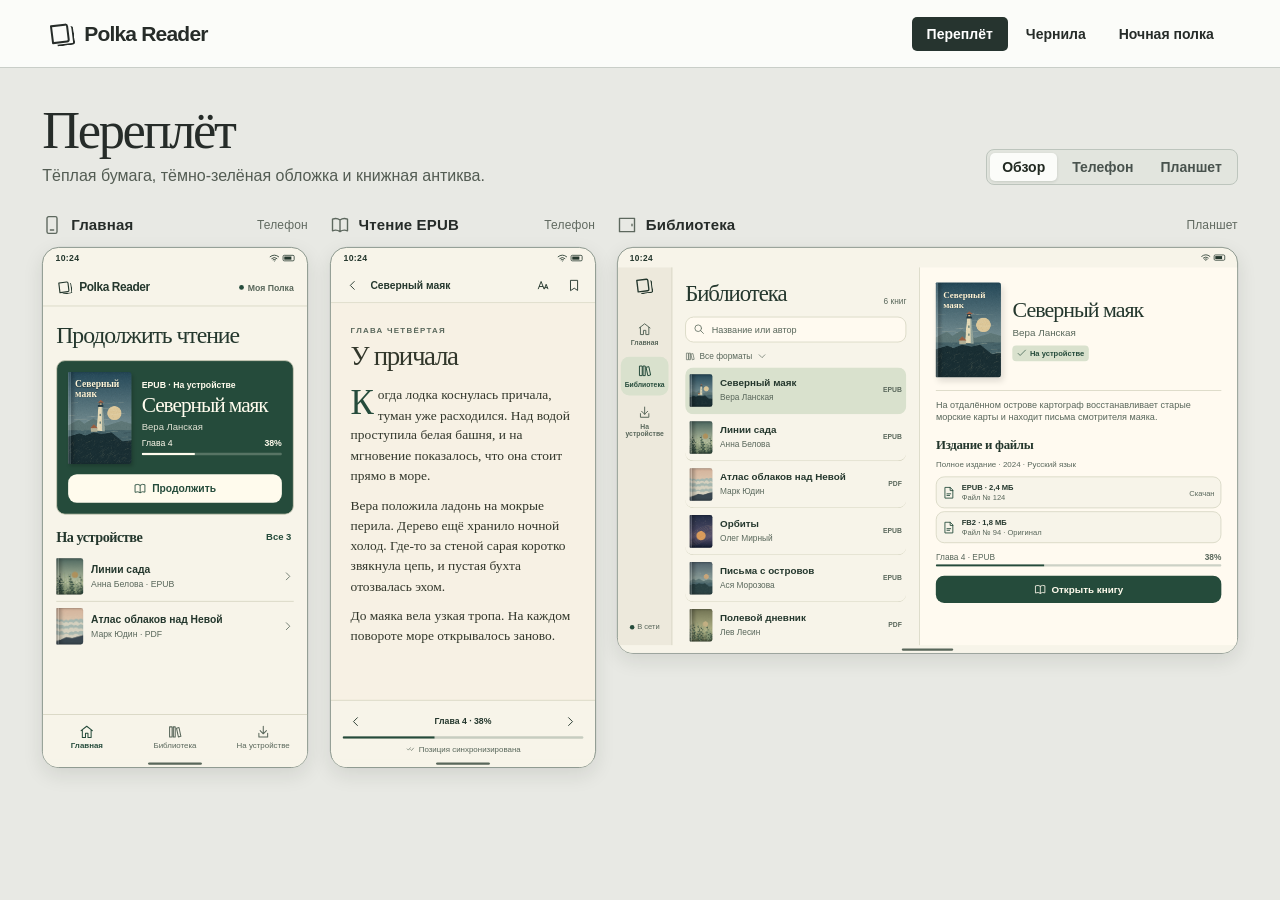
<file: design/index.html>
<!doctype html>
<html lang="ru">
<head>
  <meta charset="utf-8">
  <meta name="viewport" content="width=device-width,initial-scale=1">
  <title>Polka Reader — варианты интерфейса</title>
  <link rel="stylesheet" href="gallery.css">
  <script defer src="gallery.js"></script>
</head>
<body data-theme="binding">
  <header class="studio">
    <a class="studio-brand" href="#binding" aria-label="Polka Reader, вариант Переплёт"><i class="book-mark"></i> Polka Reader</a>
    <nav class="selector" aria-label="Вариант дизайна">
      <button data-set-theme="binding">Переплёт</button>
      <button data-set-theme="ink">Чернила</button>
      <button data-set-theme="night">Ночная полка</button>
    </nav>
  </header>
  <main class="board">
    <div class="board-head">
      <div><h1 id="concept"></h1><p id="description"></p></div>
      <nav class="mode" aria-label="Устройство">
        <button data-mode="all">Обзор</button><button data-mode="phone">Телефон</button><button data-mode="tablet">Планшет</button>
      </nav>
    </div>
    <div class="screens" data-mode="all">
      <section class="demo phone-demo">
        <h2><span data-icon="phone"></span>Главная <small>Телефон</small></h2>
        <div class="frame-space"><div class="device phone" id="home"></div></div>
      </section>
      <section class="demo phone-demo">
        <h2><span data-icon="book"></span>Чтение EPUB <small>Телефон</small></h2>
        <div class="frame-space"><div class="device phone" id="reading"></div></div>
      </section>
      <section class="demo tablet-demo">
        <h2><span data-icon="tablet"></span>Библиотека <small>Планшет</small></h2>
        <div class="frame-space"><div class="device tablet" id="library"></div></div>
      </section>
    </div>
  </main>
</body>
</html>
</file>
<file: design/gallery.css>
*{box-sizing:border-box} html{background:#e8e9e4}body{margin:0;color:#262c29;font-family:"Segoe UI",Arial,sans-serif}
button,a,input{font:inherit}button{cursor:pointer;color:inherit}button:focus-visible,a:focus-visible,input:focus-visible{outline:3px solid #e27325;outline-offset:2px}button{border:0;background:none}a{color:inherit;text-decoration:none}button svg,.demo h2 svg,.sync svg,.field svg,.filebox svg{width:20px;height:20px;flex:none}svg{display:inline-block;vertical-align:middle;fill:none;stroke:currentColor;stroke-linecap:round;stroke-linejoin:round;stroke-width:1.65}
.studio{height:68px;background:#fbfcf9;border-bottom:1px solid #c9cec8;padding:0 clamp(22px,4vw,82px);display:flex;align-items:center;justify-content:space-between;gap:18px}
.studio-brand,.brand{display:flex;align-items:center;gap:10px;font-weight:700}.studio-brand{font-size:21px;letter-spacing:-.8px}.book-mark{position:relative;display:inline-block;width:23px;height:24px;transform:rotate(-7deg);color:currentColor}
.book-mark:before,.book-mark:after{content:"";position:absolute;inset:2px 5px 3px 0;border:2px solid currentColor;border-radius:1px 3px 3px 1px;background:transparent}.book-mark:after{inset:5px 0 0 5px;border-left:0;border-top:0}
.selector,.mode{display:flex;align-items:center;gap:3px}.selector button,.mode button{border-radius:5px;padding:9px 15px;font-size:14px;font-weight:600}.selector button[aria-pressed=true]{background:#26342f;color:#fff}.mode{padding:3px;border:1px solid #bdc5bd;border-radius:8px;background:#e2e5de}.mode button{padding:6px 12px;color:#49534e}.mode button[aria-pressed=true]{background:#fbfcf9;color:#212921;box-shadow:0 1px 3px #17251b22}
.board{padding:35px clamp(18px,3.3vw,68px) 45px;max-width:2048px;margin:auto}.board-head{display:flex;align-items:end;justify-content:space-between;gap:20px;margin-bottom:30px}.board-head h1{margin:0;font:500 clamp(40px,4.1vw,72px)/1.04 Georgia,serif;letter-spacing:-.045em}.board-head p{margin:9px 0 0;font-size:16px;color:#535c53}
.screens{display:grid;grid-template-columns:minmax(0,355fr) minmax(0,355fr) minmax(0,830fr);gap:clamp(14px,1.7vw,34px);align-items:start}.screens[data-mode=phone]{max-width:850px;grid-template-columns:1fr 1fr}.screens[data-mode=phone] .tablet-demo,.screens[data-mode=tablet] .phone-demo{display:none}.screens[data-mode=tablet]{display:block;max-width:1100px}
.demo h2{display:flex;align-items:center;gap:9px;font-size:15px;letter-spacing:.01em;margin:0 0 12px}.demo h2 span{color:#5d685e}.demo h2 small{margin-left:auto;font-weight:500;color:#616a61;font-size:12px}
.frame-space{width:100%;position:relative}.device{position:absolute;left:0;top:0;transform-origin:0 0;background:var(--base);color:var(--text);border:1px solid var(--rim);overflow:hidden;box-shadow:0 9px 25px #1a241a1b}
.phone{width:336px;height:658px;border-radius:21px;display:flex;flex-direction:column}.tablet{width:820px;height:537px;border-radius:21px;display:flex;flex-direction:column}
body{--base:#f7f4e9;--panel:#ede9dc;--paper:#fffaf0;--text:#24372d;--muted:#59675b;--line:#d4d3bf;--accent:#254b3b;--onaccent:#fffbed;--tint:#d9e1cd;--rim:#728077;--display:Georgia,"Times New Roman",serif;--reader:#f7f1e4;--readerink:#32372b;--radius:11px}
body[data-theme=ink]{--base:#fafbff;--panel:#edf0f9;--paper:#fff;--text:#17233e;--muted:#51637c;--line:#d6deed;--accent:#234ee6;--onaccent:#fff;--tint:#e0e8ff;--rim:#8290ac;--display:"Segoe UI",Arial,sans-serif;--reader:#fff;--readerink:#202838;--radius:3px}
body[data-theme=night]{--base:#202321;--panel:#2c302d;--paper:#282c29;--text:#f4e9d1;--muted:#b7b9a9;--line:#424940;--accent:#e9b96e;--onaccent:#261e12;--tint:#464032;--rim:#51574e;--display:Georgia,serif;--reader:#24251f;--readerink:#ecdfc5;--radius:14px}
.os{height:26px;display:flex;align-items:center;justify-content:space-between;padding:0 16px;flex:none;font-size:11px;font-weight:700;color:var(--text);letter-spacing:.04em}.os i{width:15px;height:8px;border:1.4px solid currentColor;border-radius:2px;position:relative;display:inline-block}.os i:before{content:"";display:block;margin:1px;width:9px;height:4px;background:currentColor}.os span:last-child{display:flex;align-items:center;gap:4px}.os svg{width:13px;height:13px;stroke-width:2}
.appbar{height:48px;display:flex;align-items:center;justify-content:space-between;padding:0 17px;border-bottom:1px solid var(--line);flex:none}.brand{font-size:15px;letter-spacing:-.5px}.brand .book-mark{transform:scale(.72) rotate(-7deg);margin-right:-4px}.server{font-size:11px;font-weight:600;color:var(--muted);display:flex;align-items:center;gap:5px}.server:before,.online:before{content:"";width:6px;height:6px;border-radius:50%;background:var(--accent)}
.scrollbox{flex:1;min-height:0;overflow:auto;scrollbar-width:thin;scrollbar-color:var(--line) transparent}.home-content{padding:20px 17px 10px}.display,.phone h3,.tablet h3{font-family:var(--display);margin:0;font-weight:500;letter-spacing:-.045em}.phone h3{font-size:30px;line-height:1.05}.phone .home-content>h3{margin-bottom:16px}
.feature{border:1px solid var(--line);background:var(--accent);color:var(--onaccent);border-radius:var(--radius);overflow:hidden;padding:14px}.feature-main{display:grid;grid-template-columns:80px minmax(0,1fr);gap:13px;align-items:center}.feature .jacket{width:80px;height:116px;box-shadow:2px 3px 5px #0003}.feature h4{font:500 27px/.99 var(--display);letter-spacing:-.05em;margin:6px 0}.eyebrow,.small{font-size:11px;font-weight:600}.feature p{opacity:.86;font-size:12px;margin:7px 0}.feature .meter,.detail .meter,.reader-foot .meter{background:color-mix(in srgb,currentColor 23%,transparent);height:3px;border-radius:3px;overflow:hidden}.meter i{display:block;width:var(--progress);height:100%;background:currentColor}.feature .percent,.detail .percent{font-size:11px;margin:7px 0;display:flex;align-items:center;justify-content:space-between}
.primary{font-weight:650;display:flex;align-items:center;justify-content:center;gap:7px;padding:10px 12px;background:var(--accent);color:var(--onaccent);border-radius:var(--radius);font-size:13px}.primary svg{width:16px;height:16px}.feature .primary{margin:13px 0 0;width:100%;background:var(--onaccent);color:var(--accent)}.section-title{display:flex;justify-content:space-between;align-items:center;margin:18px 0 8px}.section-title strong{font:600 18px/1.2 var(--display);letter-spacing:-.035em}.section-title button{color:var(--accent);font-size:12px;font-weight:650;padding:3px}
.mini-row,.result-row{display:flex;align-items:center;gap:10px;width:100%;text-align:left;padding:8px 0;border-bottom:1px solid var(--line)}.mini-row:last-child,.result-row:last-child{border-bottom:0}.mini-row .jacket{width:34px;height:46px}.mini-row span,.result-row span{min-width:0}.rowcopy{flex:1;min-width:0}.rowcopy b,.rowcopy small{display:block}.rowcopy b{font-size:13px;font-weight:650;line-height:1.22}.rowcopy small{font-size:11px;line-height:1.3;margin-top:3px;color:var(--muted)}.mini-row>svg{width:15px;color:var(--muted)}
.tabs{height:57px;border-top:1px solid var(--line);display:flex;align-items:stretch;background:var(--base);flex:none}.tabs button{flex:1;display:grid;place-content:center;gap:2px;justify-items:center;color:var(--muted);font-size:10px}.tabs button svg{width:19px;height:19px}.tabs button.active{color:var(--accent);font-weight:700}.tabs button.active:before{content:"";display:none}.gesture{height:10px;background:var(--base);display:grid;place-items:center}.gesture:before{content:"";width:68px;height:3px;border-radius:3px;background:var(--muted)}
.jacket{position:relative;display:block;overflow:hidden;flex:none;border-radius:1px 3px 3px 1px;background-size:cover;background-position:center;box-shadow:inset 2px 0 3px #0005}.jacket:after{content:"";position:absolute;inset:0;border-left:3px double #fff4;box-shadow:inset 4px 0 4px #0003}.jacket span{position:absolute;top:8%;left:11%;right:7%;font:bold clamp(8px,1em,18px)/1.04 Georgia,serif;color:#fff5d7;text-shadow:0 1px 1px #0006}
.mini-row .jacket span,.result-row .jacket span{display:none}.jacket.light span{color:#232e2d;text-shadow:none}
.readbar{height:44px;display:flex;align-items:center;gap:7px;padding:0 11px;border-bottom:1px solid var(--line);flex:none}.readbar b{font-size:13px;flex:1}.iconbtn{width:32px;height:32px;display:inline-grid;place-items:center;border-radius:7px;padding:0}.iconbtn svg{width:17px;height:17px}.iconbtn:hover,.tabs button:hover,.mini-row:hover,.rail button:hover{background:var(--tint)}
.reading-page{color:var(--readerink);background:var(--reader);flex:1;min-height:0;overflow:auto;padding:29px 25px 15px;scrollbar-width:thin;scrollbar-color:var(--line) transparent}.chapter-label{font:600 10px/1.2 "Segoe UI",sans-serif;letter-spacing:.16em;text-transform:uppercase;color:var(--muted);margin-bottom:8px}
.reading-page h3{font:500 34px/1.04 var(--display);letter-spacing:-.05em;margin:0 0 19px}.reading-page p{font:400 var(--fontsize,17px)/1.5 Georgia,serif;margin:0 0 12px}.reading-page p:first-of-type:first-letter{float:left;font:500 44px/.84 var(--display);margin:5px 5px 0 0;color:var(--accent)}.reader-foot{padding:10px 15px 7px;border-top:1px solid var(--line);flex:none}.reader-foot .foot-nav{display:flex;justify-content:space-between;align-items:center;font-size:11px;font-weight:600}.reader-foot .meter{margin:3px 0 7px;color:var(--accent)}.sync{font-size:10px;color:var(--muted);display:flex;align-items:center;justify-content:center;gap:5px}.sync svg{width:12px;height:12px}
.workspace{display:flex;min-height:0;flex:1}.rail{background:var(--panel);border-right:1px solid var(--line);flex:0 0 71px;display:flex;flex-direction:column;align-items:center;padding:4px 4px}.rail .book-mark{margin:8px 0 27px;transform:scale(.9) rotate(-7deg)}.rail button{width:63px;padding:9px 1px;margin-bottom:4px;border-radius:var(--radius);font-size:9px;font-weight:600;display:grid;place-items:center;gap:4px;color:var(--muted)}.rail button svg{width:19px;height:19px}.rail button.active{background:var(--tint);color:var(--accent)}.rail .server-dot{margin-top:auto;margin-bottom:15px;font-size:10px;color:var(--muted);display:flex;align-items:center;gap:4px}
.catalog{flex:0 0 40%;min-width:0;border-right:1px solid var(--line);padding:18px 17px 0;overflow:auto}.tablet h3{font-size:30px;line-height:1.05}.count{font-size:11px;color:var(--muted)}.catalog-head{display:flex;align-items:end;justify-content:space-between;margin-bottom:15px}.field{display:flex;align-items:center;gap:7px;width:100%;border:1px solid var(--line);border-radius:var(--radius);background:var(--paper);padding:8px 10px;color:var(--muted)}.field svg{width:15px;height:15px}.field input{width:100%;border:0;background:none;color:var(--text);font-size:12px;outline:none}.field input::placeholder{color:var(--muted)}.library-filter{padding:8px 0 6px;margin:4px 0 2px;font-size:11px;color:var(--muted);display:flex;align-items:center;gap:6px}.library-filter svg{width:13px;height:13px}
.result-row{padding:9px 6px;border-radius:var(--radius);gap:10px}.result-row .jacket{width:30px;height:43px}.result-row.selected{background:var(--tint);border-bottom-color:transparent}.result-row .file-kind{font-size:9px;font-weight:700;color:var(--muted)}
.detail{flex:1;padding:20px 21px;min-width:0;overflow:auto;background:var(--paper)}.detail-hero{display:flex;align-items:center;gap:15px;border-bottom:1px solid var(--line);padding-bottom:17px}.detail-hero .jacket{width:86px;height:125px;font-size:16px;box-shadow:3px 5px 9px #1112}.detail-hero h3{font-size:29px}.detail-hero p{margin:7px 0 9px;color:var(--muted);font-size:13px}.tag{display:inline-flex;align-items:center;gap:4px;font-size:10px;font-weight:600;color:var(--accent);background:var(--tint);border-radius:5px;padding:4px 6px}.tag svg{width:13px;height:13px}
.detail h4{margin:17px 0 8px;font:600 17px/1.15 var(--display);letter-spacing:-.025em}.detail .blurb{font-size:12px;line-height:1.45;margin:10px 0 13px;color:var(--muted)}.volume{font-size:10.5px;line-height:1.5;color:var(--muted);margin:0 0 8px}.filebox{display:flex;align-items:center;gap:8px;border:1px solid var(--line);border-radius:var(--radius);padding:8px;margin:4px 0;background:var(--base)}.filebox svg{width:17px;height:17px;color:var(--accent)}.filebox span{flex:1}.filebox b,.filebox small{display:block;font-size:10px}.filebox small{margin-top:2px;color:var(--muted)}.filebox button{padding:3px;color:var(--accent);font-size:10px}
.detail .progress{margin:12px 0;color:var(--accent)}.detail .percent{color:var(--muted);margin-bottom:4px}.detail .primary{width:100%}.phone-catalog{padding:19px 16px}.phone-catalog h3{margin-bottom:14px}.empty{font-size:13px;color:var(--muted);margin-top:15px}
body[data-theme=ink] .phone,body[data-theme=ink] .tablet{border-radius:12px}body[data-theme=ink] .display,body[data-theme=ink] .phone h3,body[data-theme=ink] .tablet h3{font-weight:680;letter-spacing:-.055em}
body[data-theme=ink] .feature{border:0;border-left:4px solid var(--accent);background:var(--panel);color:var(--text);padding:12px}body[data-theme=ink] .feature-main{grid-template-columns:minmax(0,1fr) 78px}body[data-theme=ink] .feature-main .jacket{order:2;transform:rotate(3deg);height:105px;width:75px}body[data-theme=ink] .feature h4{font-size:26px;font-weight:650}body[data-theme=ink] .feature .primary{color:white;background:var(--accent)}body[data-theme=ink] .reading-page p:first-of-type:first-letter{all:unset}body[data-theme=ink] .reading-page h3{border-top:4px solid var(--accent);padding-top:13px}body[data-theme=ink] .reader-foot .meter{height:5px}body[data-theme=ink] .rail{background:#e5ebff}
body[data-theme=night] .feature{background:linear-gradient(128deg,#3e3a2c,#2d302b);color:var(--text);border-color:#61533a}body[data-theme=night] .feature .primary{background:var(--accent);color:var(--onaccent)}body[data-theme=night] .feature .jacket{transform:rotate(-4deg)}body[data-theme=night] .reading-page h3{text-align:center}body[data-theme=night] .chapter-label{text-align:center}body[data-theme=night] .reading-page h3:after{content:"";display:block;width:38px;border-top:1px solid var(--accent);margin:17px auto 4px}body[data-theme=night] .rail{background:#181b19}body[data-theme=night] .detail-hero{background:#34372d;border:1px solid #474735;border-radius:var(--radius);padding:10px}
@media(max-width:1120px){.screens[data-mode=all]{grid-template-columns:1fr 1fr;max-width:850px}.screens[data-mode=all] .tablet-demo{grid-column:1/-1}.board{max-width:950px}}
@media(max-width:600px){.studio{height:auto;padding:14px 15px;flex-direction:column;align-items:start;gap:8px}.selector button{padding:6px 10px}.board{padding:20px 14px}.board-head{align-items:start;flex-direction:column;gap:10px;margin-bottom:21px}.board-head p{font-size:14px}.screens,.screens[data-mode=all],.screens[data-mode=phone]{display:block}.demo{margin-bottom:24px}.phone-demo{max-width:400px}.screens[data-mode=tablet] .tablet-demo,.screens[data-mode=all] .tablet-demo{overflow:auto}.tablet-demo .frame-space{min-width:660px}}
@media(prefers-reduced-motion:no-preference){button{transition:background-color .12s ease,color .12s ease}}
.feature .jacket span,.detail-hero .jacket span{font-size:12px;line-height:1.06}
body[data-theme=ink] .catalog .results{display:grid;grid-template-columns:1fr 1fr;gap:6px}
body[data-theme=ink] .catalog .result-row{display:grid;grid-template-columns:31px 1fr;grid-template-rows:auto 1fr;align-content:start;align-items:start;gap:4px 5px;border:1px solid var(--line);padding:7px 6px}
body[data-theme=ink] .catalog .result-row .rowcopy{grid-column:1/-1;grid-row:2;min-height:39px}
body[data-theme=ink] .catalog .result-row .rowcopy b{font-size:12px}
body[data-theme=ink] .catalog .result-row .rowcopy small{font-size:10px}
body[data-theme=ink] .catalog .result-row .file-kind{text-align:right}
body[data-theme=ink] .catalog .result-row.selected{border:1px solid var(--accent)}
body[data-theme=night] .downloaded-rows{display:grid;grid-template-columns:1fr 1fr;gap:8px}
body[data-theme=night] .downloaded-rows .mini-row{display:grid;grid-template-columns:1fr 20px;grid-template-rows:50px 1fr;align-items:start;gap:7px 2px;height:125px;background:var(--panel);padding:10px;border:1px solid var(--line);border-radius:10px}
body[data-theme=night] .downloaded-rows .mini-row .rowcopy{grid-column:1/-1;grid-row:2}
body[data-theme=night] .downloaded-rows .mini-row>svg{align-self:center}
</file>
